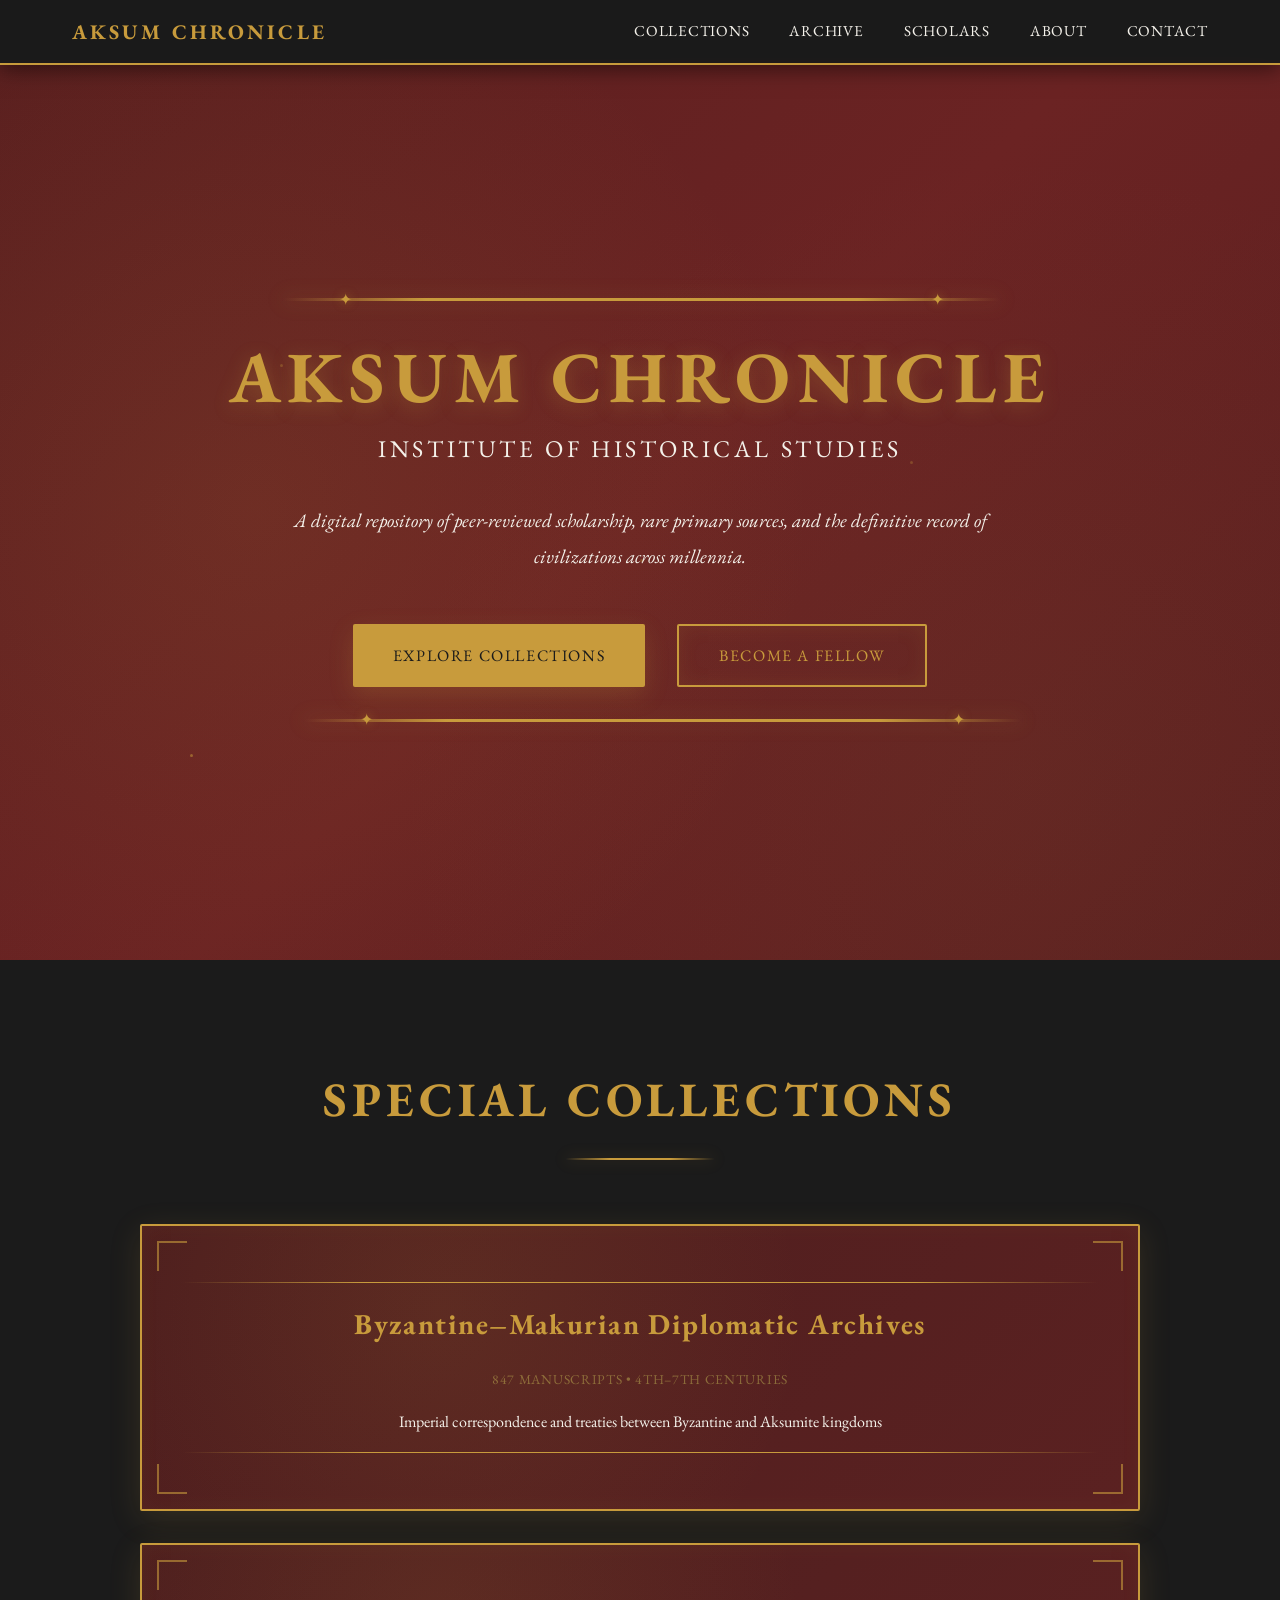
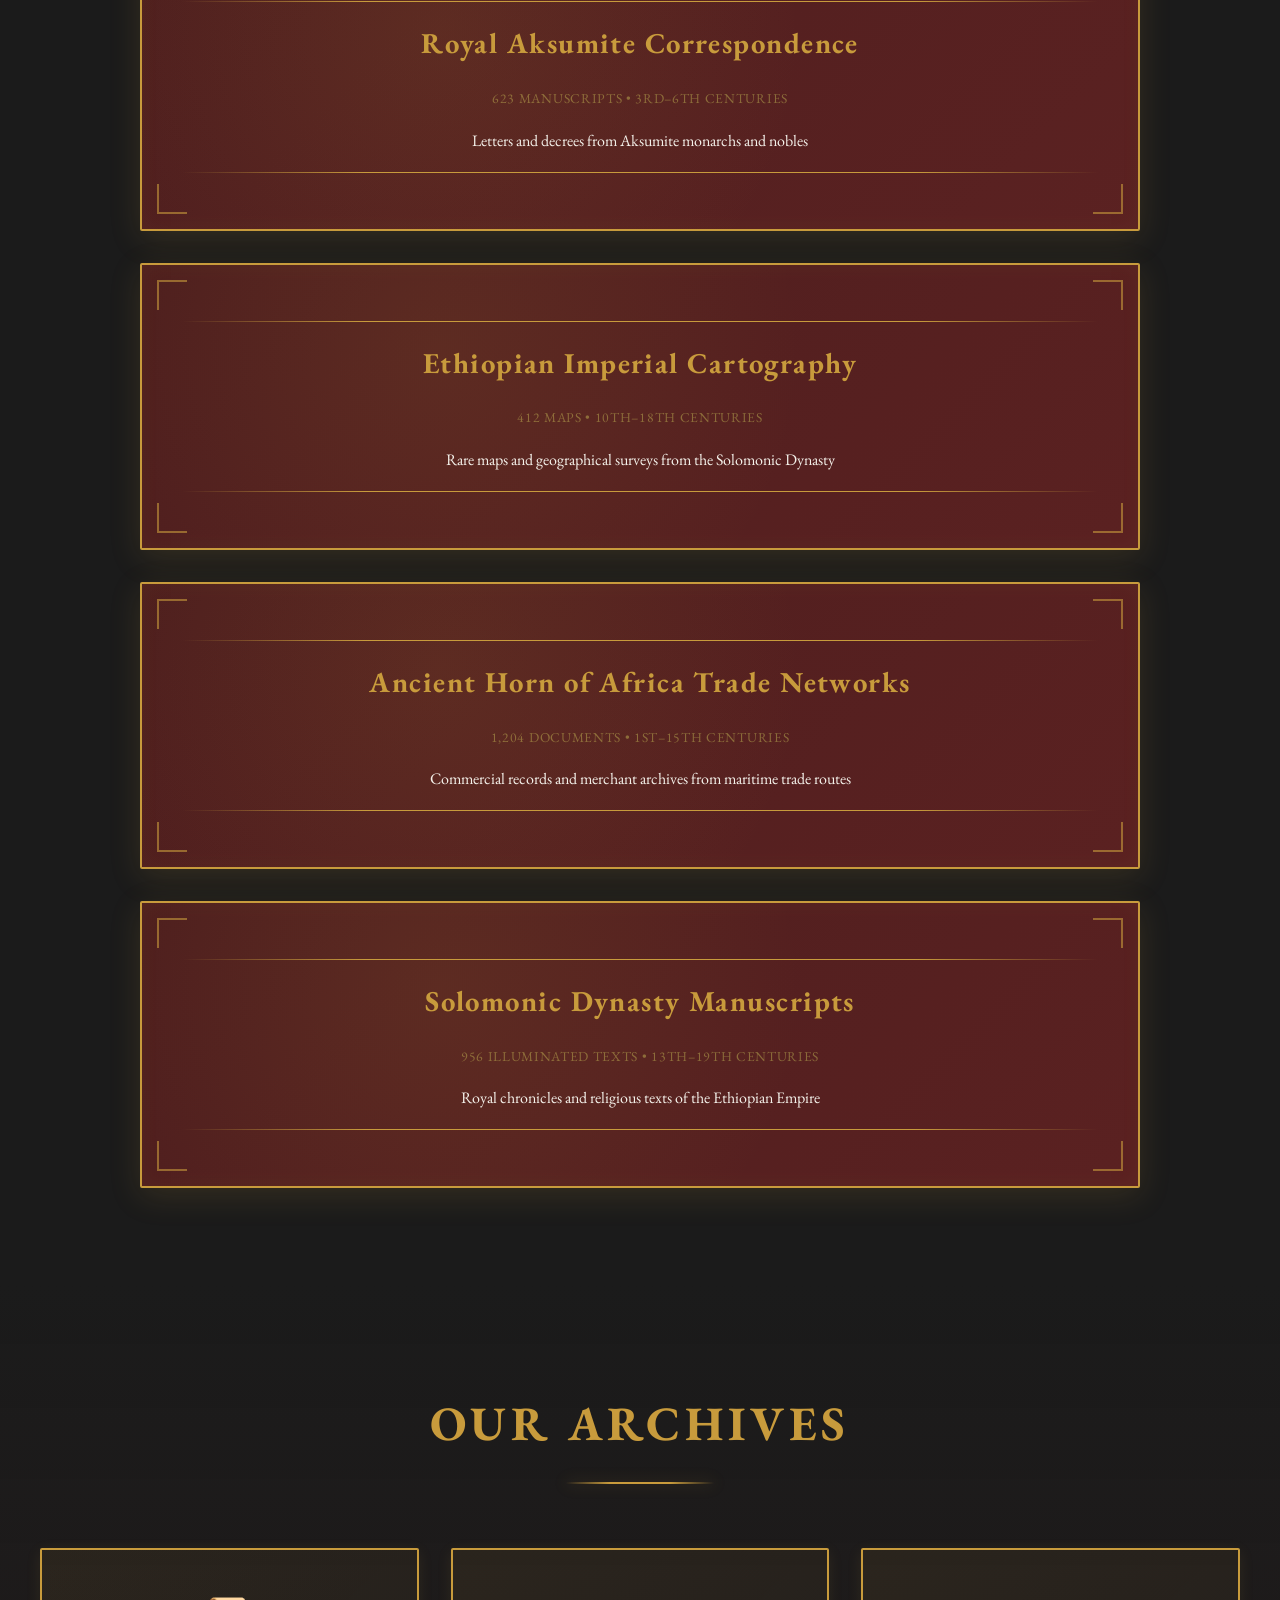
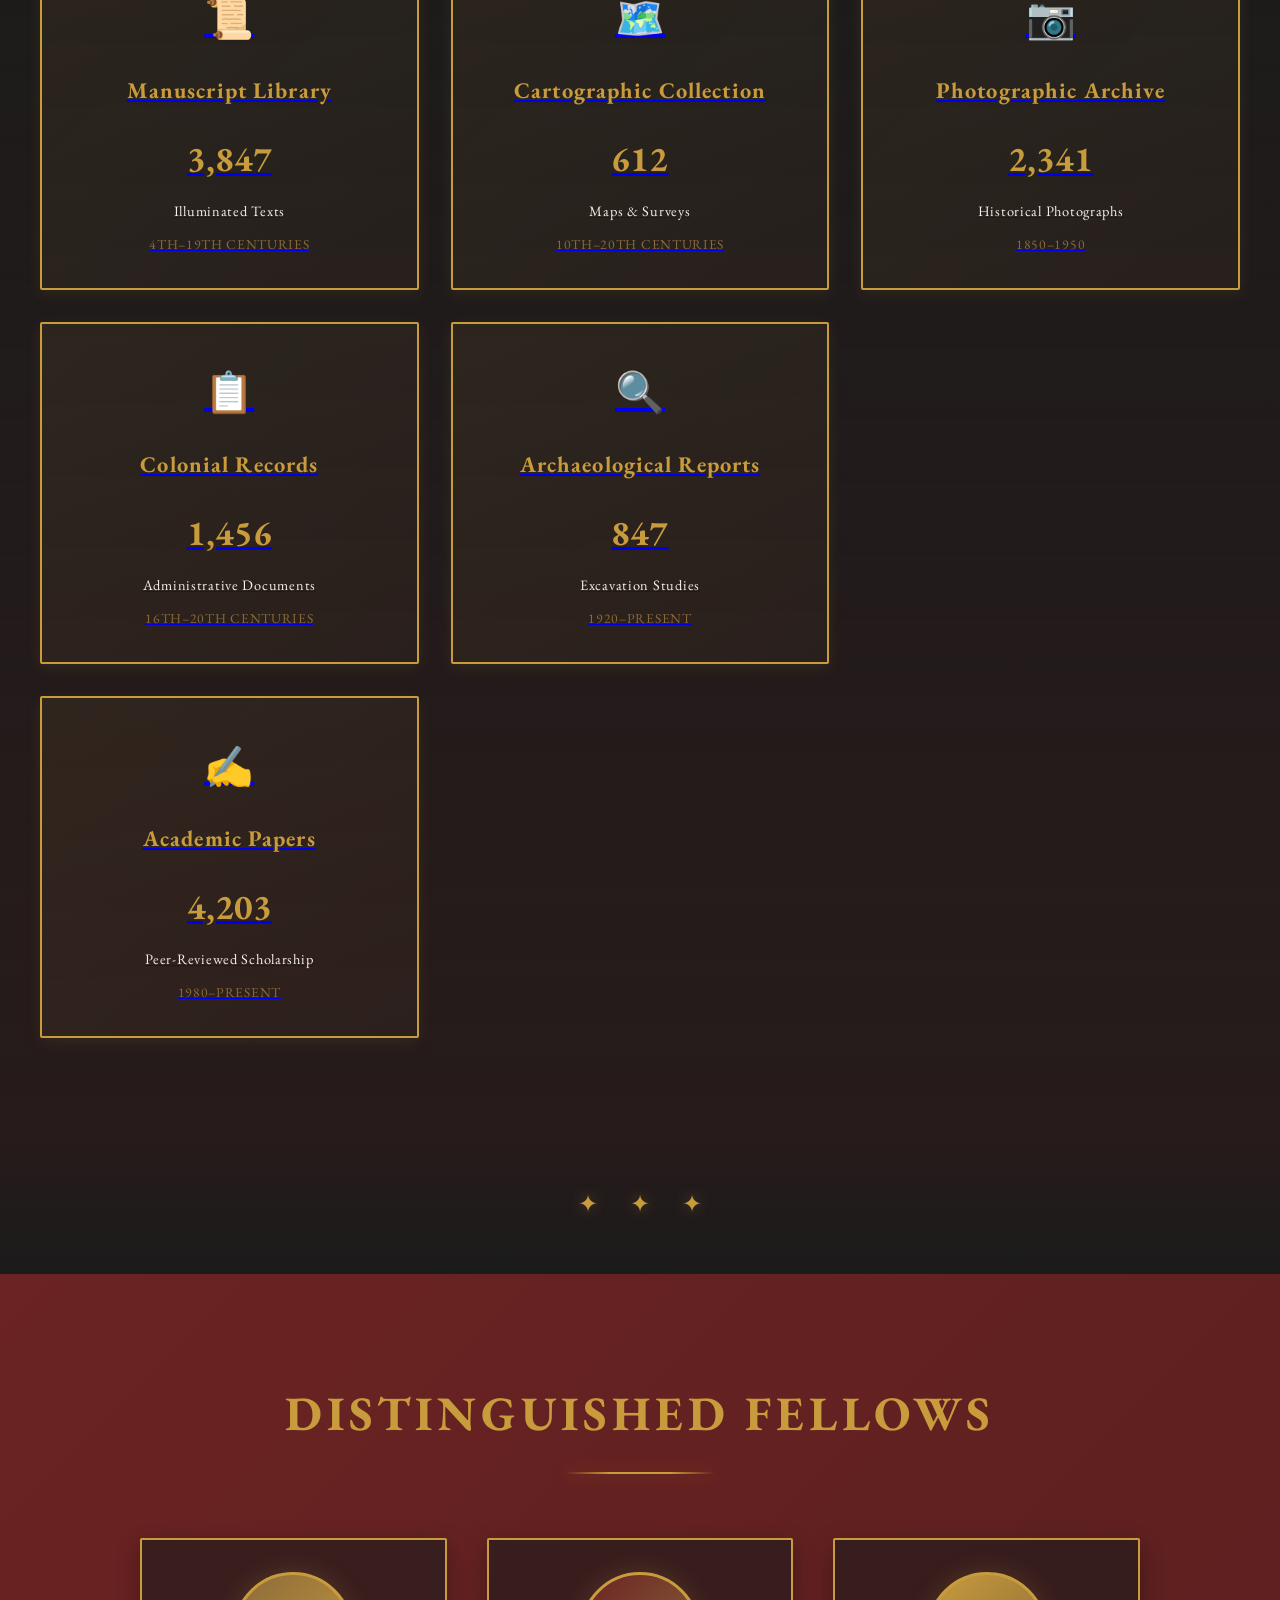
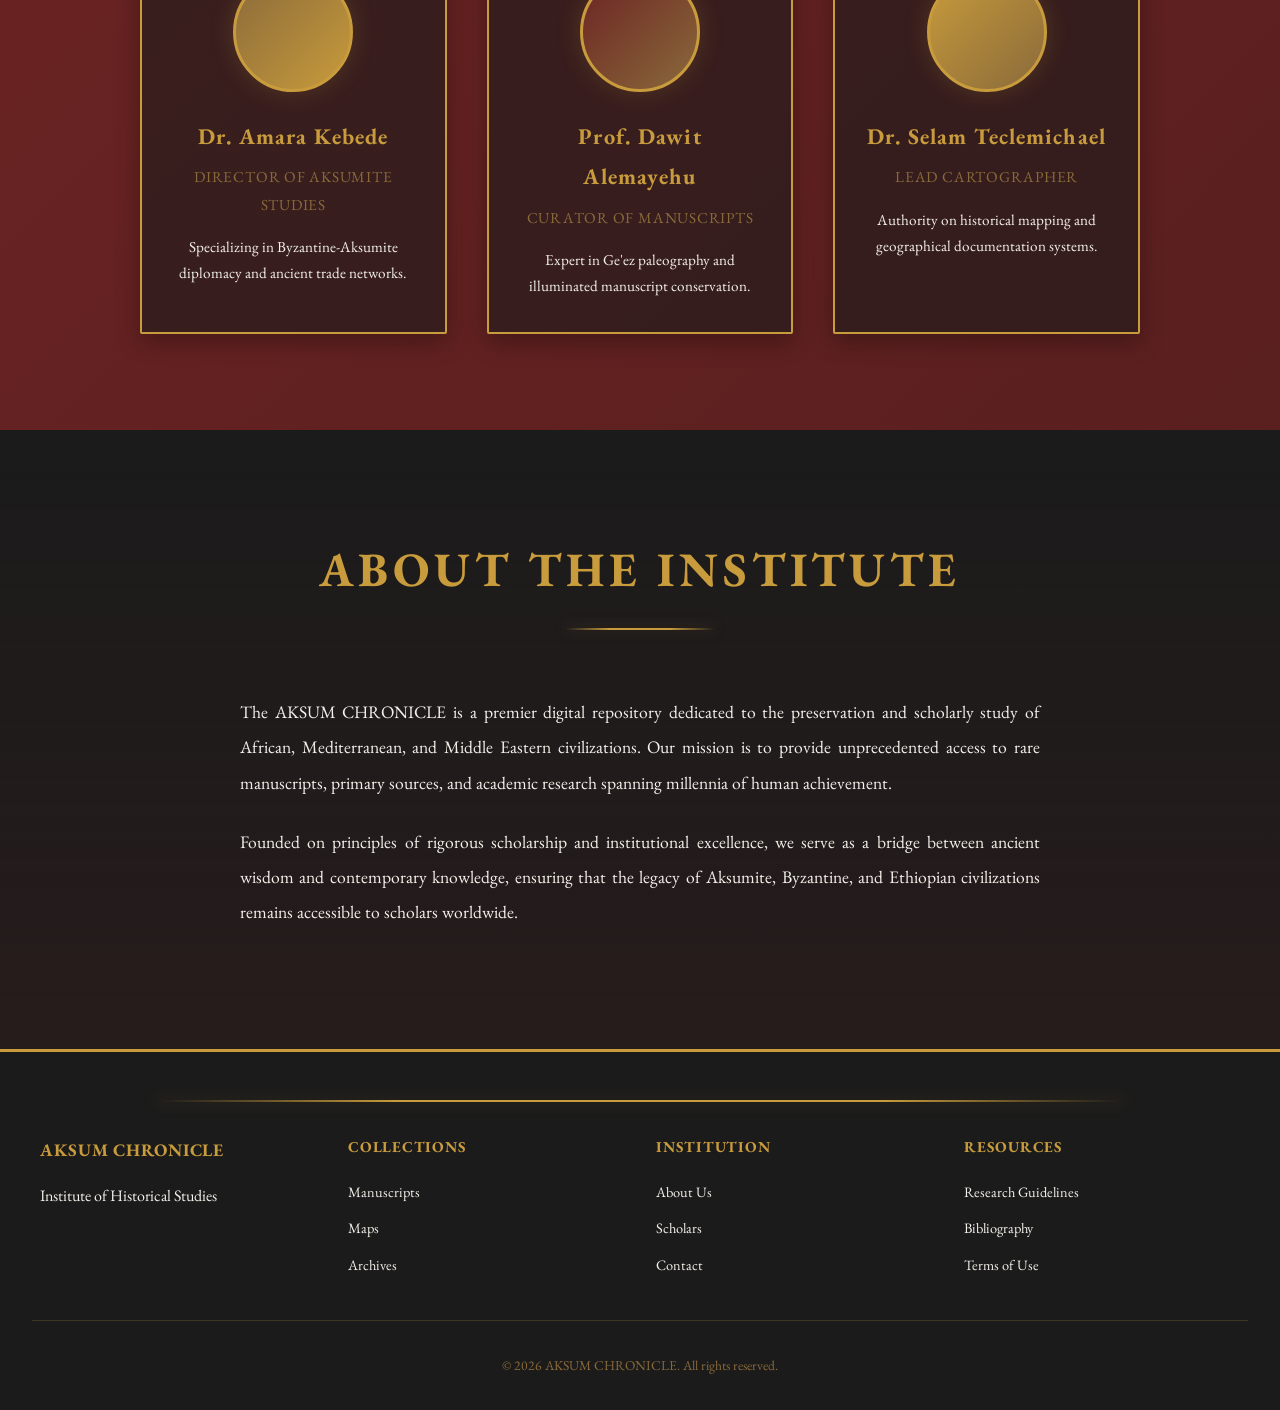
<file: index.html>
<!DOCTYPE html>
<html lang="en">
<head>
    <meta charset="UTF-8">
    <meta name="viewport" content="width=device-width, initial-scale=1.0">
    <title>AKSUM CHRONICLE - Institute of Historical Studies</title>
    <link rel="stylesheet" href="styles.css">
    <link href="https://fonts.googleapis.com/css2?family=Crimson+Text:ital@0;1&family=Trajan+Pro&family=EB+Garamond:wght@400;500;600;700&display=swap" rel="stylesheet">
</head>
<body>
    <!-- NAVIGATION -->
    <nav class="navbar">
        <div class="nav-container">
            <div class="nav-logo">AKSUM CHRONICLE</div>
            <ul class="nav-menu">
                <li><a href="#collections">Collections</a></li>
                <li><a href="#archive">Archive</a></li>
                <li><a href="#scholars">Scholars</a></li>
                <li><a href="#about">About</a></li>
                <li><a href="#contact">Contact</a></li>
            </ul>
        </div>
    </nav>

    <!-- HERO SECTION -->
    <section class="hero">
        <div class="hero-bg-texture"></div>
        <div class="hero-content">
            <!-- Top Ornamental Divider -->
            <div class="ornamental-divider top"></div>
            
            <div class="hero-text">
                <h1 class="hero-title">AKSUM CHRONICLE</h1>
                <p class="hero-subtitle">Institute of Historical Studies</p>
                
                <p class="hero-description">
                    A digital repository of peer-reviewed scholarship, rare primary sources, and the definitive record of civilizations across millennia.
                </p>

                <div class="hero-buttons">
                        <button class="btn btn-primary">Explore Collections</button>
                        <button class="btn btn-secondary">Become a Fellow</button>
                </div>
            </div>

            <!-- Bottom Ornamental Divider -->
            <div class="ornamental-divider bottom"></div>

            <!-- Floating dust particles -->
            <div class="dust-particle"></div>
            <div class="dust-particle"></div>
            <div class="dust-particle"></div>
            <div class="dust-particle"></div>
            <div class="dust-particle"></div>
        </div>
    </section>

    <!-- SPECIAL COLLECTIONS SECTION -->
    <section class="special-collections" id="collections">
        <div class="section-header">
            <h2>Special Collections</h2>
            <div class="header-divider"></div>
        </div>

        <div class="featured-cards">
            <!-- Card 1 -->
            <div class="featured-card">
                <div class="card-ornament top-left"></div>
                <div class="card-ornament top-right"></div>
                <div class="card-ornament bottom-left"></div>
                <div class="card-ornament bottom-right"></div>
                
                <div class="card-divider"></div>
                <h3>Byzantine–Makurian Diplomatic Archives</h3>
                <p class="card-metadata">847 manuscripts • 4th–7th centuries</p>
                <p class="card-description">Imperial correspondence and treaties between Byzantine and Aksumite kingdoms</p>
                <div class="card-divider"></div>
            </div>

            <!-- Card 2 -->
            <div class="featured-card">
                <div class="card-ornament top-left"></div>
                <div class="card-ornament top-right"></div>
                <div class="card-ornament bottom-left"></div>
                <div class="card-ornament bottom-right"></div>
                
                <div class="card-divider"></div>
                <h3>Royal Aksumite Correspondence</h3>
                <p class="card-metadata">623 manuscripts • 3rd–6th centuries</p>
                <p class="card-description">Letters and decrees from Aksumite monarchs and nobles</p>
                <div class="card-divider"></div>
            </div>

            <!-- Card 3 -->
            <div class="featured-card">
                <div class="card-ornament top-left"></div>
                <div class="card-ornament top-right"></div>
                <div class="card-ornament bottom-left"></div>
                <div class="card-ornament bottom-right"></div>
                
                <div class="card-divider"></div>
                <h3>Ethiopian Imperial Cartography</h3>
                <p class="card-metadata">412 maps • 10th–18th centuries</p>
                <p class="card-description">Rare maps and geographical surveys from the Solomonic Dynasty</p>
                <div class="card-divider"></div>
            </div>

            <!-- Card 4 -->
            <div class="featured-card">
                <div class="card-ornament top-left"></div>
                <div class="card-ornament top-right"></div>
                <div class="card-ornament bottom-left"></div>
                <div class="card-ornament bottom-right"></div>
                
                <div class="card-divider"></div>
                <h3>Ancient Horn of Africa Trade Networks</h3>
                <p class="card-metadata">1,204 documents • 1st–15th centuries</p>
                <p class="card-description">Commercial records and merchant archives from maritime trade routes</p>
                <div class="card-divider"></div>
            </div>

            <!-- Card 5 -->
            <div class="featured-card">
                <div class="card-ornament top-left"></div>
                <div class="card-ornament top-right"></div>
                <div class="card-ornament bottom-left"></div>
                <div class="card-ornament bottom-right"></div>
                
                <div class="card-divider"></div>
                <h3>Solomonic Dynasty Manuscripts</h3>
                <p class="card-metadata">956 illuminated texts • 13th–19th centuries</p>
                <p class="card-description">Royal chronicles and religious texts of the Ethiopian Empire</p>
                <div class="card-divider"></div>
            </div>
        </div>
    </section>

    <!-- COLLECTION GRID SECTION -->
    <section class="archive-grid" id="archive">
        <div class="section-header">
            <h2>Our Archives</h2>
            <div class="header-divider"></div>
        </div>

        <div class="grid-container">
            <!-- Archive Card 1 -->
            <a href= "manuscript.html" target="_blank" rel="noopener noreferrer">
            <div class="archive-card">
                <div class="archive-icon">📜</div>
                <h3>Manuscript Library</h3>
                <p class="archive-count">3,847</p>
                <p class="archive-label">Illuminated Texts</p>
                <div class="archive-date-range">4th–19th Centuries</div>
            </div>
            </a>
            <!-- Archive Card 2 -->
            <a href= "cartographic.html" target="_blank" rel="noopener noreferrer">
            <div class="archive-card">
                <div class="archive-icon">🗺️</div>
                <h3>Cartographic Collection</h3>
                <p class="archive-count">612</p>
                <p class="archive-label">Maps & Surveys</p>
                <div class="archive-date-range">10th–20th Centuries</div>
            </div>
            </a>
            <!-- Archive Card 3 -->
            <a href= "photographic.html" target="_blank" rel="noopener noreferrer">
            <div class="archive-card">
                <div class="archive-icon">📷</div>
                <h3>Photographic Archive</h3>
                <p class="archive-count">2,341</p>
                <p class="archive-label">Historical Photographs</p>
                <div class="archive-date-range">1850–1950</div>
            </div>
            </a>
            <!-- Archive Card 4 -->
            <a href= "colonialrecords.html" target="_blank" rel="noopener noreferrer">
            <div class="archive-card">
                <div class="archive-icon">📋</div>
                <h3>Colonial Records</h3>
                <p class="archive-count">1,456</p>
                <p class="archive-label">Administrative Documents</p>
                <div class="archive-date-range">16th–20th Centuries</div>
            </div>
            </a>
            <!-- Archive Card 5 -->
            <a href= "archeologicalreports.html" target="_blank" rel="noopener noreferrer">
            <div class="archive-card">
                <div class="archive-icon">🔍</div>
                <h3>Archaeological Reports</h3>
                <p class="archive-count">847</p>
                <p class="archive-label">Excavation Studies</p>
                <div class="archive-date-range">1920–Present</div>
            </div>
            </a>
            <!-- Archive Card 6 -->
            <a href= "academicpapers.html" target="_blank" rel="noopener noreferrer">
            <div class="archive-card">
                <div class="archive-icon">✍️</div>
                <h3>Academic Papers</h3>
                <p class="archive-count">4,203</p>
                <p class="archive-label">Peer-Reviewed Scholarship</p>
                <div class="archive-date-range">1980–Present</div>
            </a>
            </div>
        </a>
        </div>
    </section>

    <!-- DECORATIVE SEPARATOR -->
    <section class="separator-section">
        <div class="ornamental-separator">
            <span class="separator-symbol">✦</span>
            <span class="separator-symbol">✦</span>
            <span class="separator-symbol">✦</span>
        </div>
    </section>

    <!-- FEATURED SCHOLARS SECTION -->
    <section class="scholars-section" id="scholars">
        <div class="section-header">
            <h2>Distinguished Fellows</h2>
            <div class="header-divider"></div>
        </div>

        <div class="scholars-grid">
            <div class="scholar-card">
                <div class="scholar-image" style="background: linear-gradient(135deg, #8a6a3a, #c89b3c);"></div>
                <h3>Dr. Amara Kebede</h3>
                <p class="scholar-title">Director of Aksumite Studies</p>
                <p class="scholar-bio">Specializing in Byzantine-Aksumite diplomacy and ancient trade networks.</p>
            </div>

            <div class="scholar-card">
                <div class="scholar-image" style="background: linear-gradient(135deg, #6b2323, #8a6a3a);"></div>
                <h3>Prof. Dawit Alemayehu</h3>
                <p class="scholar-title">Curator of Manuscripts</p>
                <p class="scholar-bio">Expert in Ge'ez paleography and illuminated manuscript conservation.</p>
            </div>

            <div class="scholar-card">
                <div class="scholar-image" style="background: linear-gradient(135deg, #c89b3c, #8a6a3a);"></div>
                <h3>Dr. Selam Teclemichael</h3>
                <p class="scholar-title">Lead Cartographer</p>
                <p class="scholar-bio">Authority on historical mapping and geographical documentation systems.</p>
            </div>
        </div>
    </section>

    <!-- ABOUT SECTION -->
    <section class="about-section" id="about">
        <div class="section-header">
            <h2>About the Institute</h2>
            <div class="header-divider"></div>
        </div>

        <div class="about-content">
            <p class="about-text">
                The AKSUM CHRONICLE is a premier digital repository dedicated to the preservation and scholarly study of African, Mediterranean, and Middle Eastern civilizations. Our mission is to provide unprecedented access to rare manuscripts, primary sources, and academic research spanning millennia of human achievement.
            </p>
            <p class="about-text">
                Founded on principles of rigorous scholarship and institutional excellence, we serve as a bridge between ancient wisdom and contemporary knowledge, ensuring that the legacy of Aksumite, Byzantine, and Ethiopian civilizations remains accessible to scholars worldwide.
            </p>
        </div>
    </section>

    <!-- FOOTER -->
    <footer class="footer">
        <div class="footer-divider"></div>
        <div class="footer-content">
            <div class="footer-section">
                <h4>AKSUM CHRONICLE</h4>
                <p>Institute of Historical Studies</p>
            </div>
            <div class="footer-section">
                <h5>Collections</h5>
                <ul>
                    <li><a href="#">Manuscripts</a></li>
                    <li><a href="#">Maps</a></li>
                    <li><a href="#">Archives</a></li>
                </ul>
            </div>
            <div class="footer-section">
                <h5>Institution</h5>
                <ul>
                    <li><a href="#">About Us</a></li>
                    <li><a href="#">Scholars</a></li>
                    <li><a href="#">Contact</a></li>
                </ul>
            </div>
            <div class="footer-section">
                <h5>Resources</h5>
                <ul>
                    <li><a href="#">Research Guidelines</a></li>
                    <li><a href="#">Bibliography</a></li>
                    <li><a href="#">Terms of Use</a></li>
                </ul>
            </div>
        </div>
        <div class="footer-bottom">
            <p>&copy; 2026 AKSUM CHRONICLE. All rights reserved.</p>
        </div>
    </footer>

    <script src="script.js"></script>
</body>
</html>
</file>
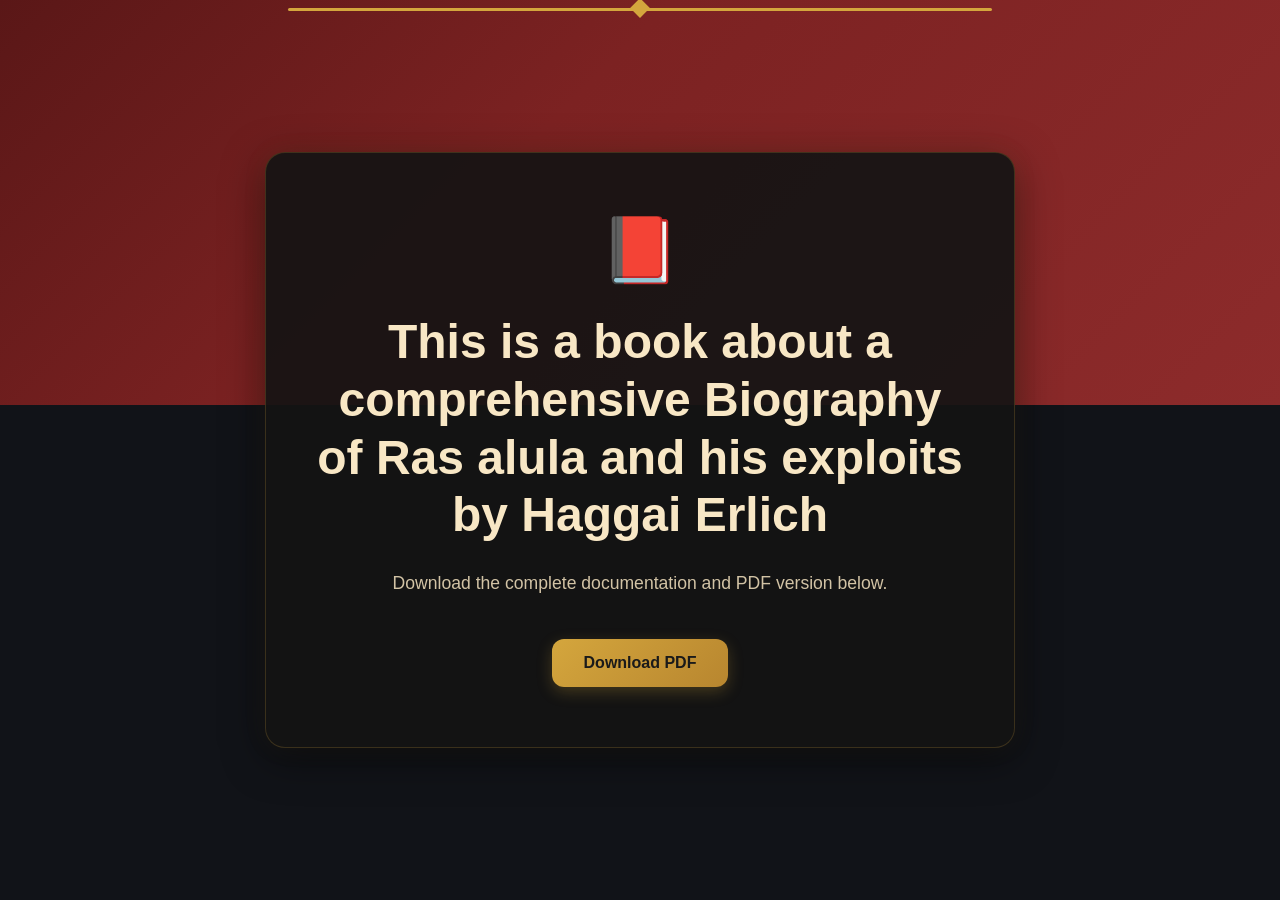
<file: academicpapers.html>
<!--
<!DOCTYPE html>
<html lang="en">
<head>
    <meta charset="UTF-8">
    <meta name="viewport" content="width=device-width, initial-scale=1.0">
    <title>My Blank Page</title>
</head>
<body>
    <h1> This is a book about __ by __</h1>
    <p>You can get the full documentation by clicking here to 
   <a href="documents/10672713.pdf" download="10672713.pdf">download the PDF file</a>.
</p>
</body>
</html>
>

<!DOCTYPE html>
<html lang="en">
<head>
  <meta charset="UTF-8" />
  <meta name="viewport" content="width=device-width, initial-scale=1.0" />
  <title>Book Landing Page</title>

  <!-- Google Font -->
<!DOCTYPE html>
<html lang="en">
<head>
  <meta charset="UTF-8" />
  <meta name="viewport" content="width=device-width, initial-scale=1.0"/>
  <title>Book Landing Page</title>

  <style>
    * {
      margin: 0;
      padding: 0;
      box-sizing: border-box;
    }

    body {
      font-family: Arial, sans-serif;
      min-height: 100vh;
      background: #111318;
      color: #f5e6c8;
      display: flex;
      justify-content: center;
      align-items: center;
      overflow: hidden;
      position: relative;
    }

    /* Top red gradient background */
    .top-bg {
      position: absolute;
      top: 0;
      left: 0;
      width: 100%;
      height: 45%;
      background:
        linear-gradient(
          135deg,
          #5a1717 0%,
          #7c2222 40%,
          #8d2b2b 100%
        );
      z-index: 0;
    }

    /* Gold top line */
    .top-line {
      position: absolute;
      top: 8px;
      left: 50%;
      transform: translateX(-50%);
      width: 55%;
      height: 3px;
      background: #d4a63d;
      border-radius: 20px;
      z-index: 1;
    }

    /* Gold diamond */
    .diamond {
      position: absolute;
      top: 1px;
      left: 50%;
      transform: translateX(-50%) rotate(45deg);
      width: 14px;
      height: 14px;
      background: #d4a63d;
      z-index: 2;
    }

    .container {
      position: relative;
      z-index: 3;

      width: 90%;
      max-width: 750px;

      background: rgba(20, 20, 20, 0.92);

      border: 1px solid rgba(212, 166, 61, 0.2);

      border-radius: 20px;

      padding: 60px 50px;

      text-align: center;

      box-shadow:
        0 10px 40px rgba(0,0,0,0.5),
        0 0 25px rgba(212,166,61,0.08);
    }

    .icon {
      font-size: 64px;
      margin-bottom: 25px;
    }

    h1 {
      font-size: 3rem;
      margin-bottom: 25px;
      line-height: 1.2;
      color: #f8e7c5;
    }

    .highlight {
      color: #d4a63d;
    }

    p {
      color: #d2c3a5;
      font-size: 1.1rem;
      line-height: 1.7;
      margin-bottom: 40px;
    }

    .btn {
      display: inline-block;
      padding: 15px 32px;

      background: linear-gradient(
        135deg,
        #d4a63d,
        #b8862f
      );

      color: #1a1a1a;
      text-decoration: none;
      font-weight: bold;

      border-radius: 12px;

      transition: all 0.3s ease;

      box-shadow:
        0 5px 15px rgba(212,166,61,0.25);
    }

    .btn:hover {
      transform: translateY(-3px);
      box-shadow:
        0 8px 20px rgba(212,166,61,0.4);
    }

    @media (max-width: 700px) {
      h1 {
        font-size: 2rem;
      }

      .container {
        padding: 40px 25px;
      }

      p {
        font-size: 1rem;
      }
    }

  </style>
</head>

<body>

  <div class="top-bg"></div>
  <div class="top-line"></div>
  <div class="diamond"></div>

  <div class="container">

    <div class="icon">📕</div>

    <h1>
      This is a book about a comprehensive Biography of Ras alula and his exploits
      <span class="highlight"></span>
      by Haggai Erlich
      <span class="highlight"></span>
    </h1>

    <p>
      Download the complete documentation and PDF version below.
    </p>

    <a
      class="btn"
      href="./documents/10672713.pdf"
      download
    >
      Download PDF
    </a>

  </div>

</body>
</html>
</file>
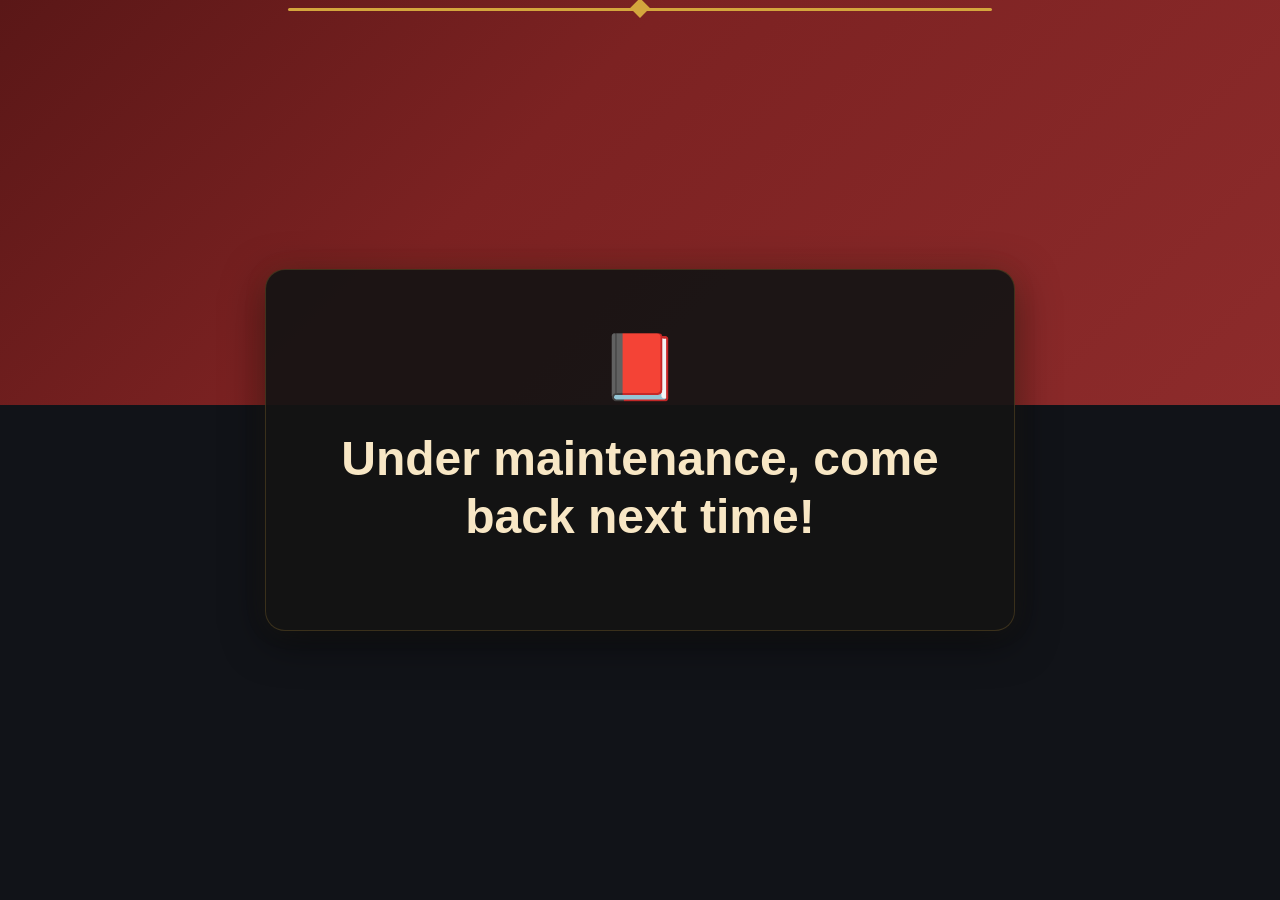
<file: archeologicalreports.html>
<!DOCTYPE html>
<html lang="en">
<head>
  <meta charset="UTF-8" />
  <meta name="viewport" content="width=device-width, initial-scale=1.0"/>
  <title>Book Landing Page</title>

  <style>
    * {
      margin: 0;
      padding: 0;
      box-sizing: border-box;
    }

    body {
      font-family: Arial, sans-serif;
      min-height: 100vh;
      background: #111318;
      color: #f5e6c8;
      display: flex;
      justify-content: center;
      align-items: center;
      overflow: hidden;
      position: relative;
    }

    /* Top red gradient background */
    .top-bg {
      position: absolute;
      top: 0;
      left: 0;
      width: 100%;
      height: 45%;
      background:
        linear-gradient(
          135deg,
          #5a1717 0%,
          #7c2222 40%,
          #8d2b2b 100%
        );
      z-index: 0;
    }

    /* Gold top line */
    .top-line {
      position: absolute;
      top: 8px;
      left: 50%;
      transform: translateX(-50%);
      width: 55%;
      height: 3px;
      background: #d4a63d;
      border-radius: 20px;
      z-index: 1;
    }

    /* Gold diamond */
    .diamond {
      position: absolute;
      top: 1px;
      left: 50%;
      transform: translateX(-50%) rotate(45deg);
      width: 14px;
      height: 14px;
      background: #d4a63d;
      z-index: 2;
    }

    .container {
      position: relative;
      z-index: 3;

      width: 90%;
      max-width: 750px;

      background: rgba(20, 20, 20, 0.92);

      border: 1px solid rgba(212, 166, 61, 0.2);

      border-radius: 20px;

      padding: 60px 50px;

      text-align: center;

      box-shadow:
        0 10px 40px rgba(0,0,0,0.5),
        0 0 25px rgba(212,166,61,0.08);
    }

    .icon {
      font-size: 64px;
      margin-bottom: 25px;
    }

    h1 {
      font-size: 3rem;
      margin-bottom: 25px;
      line-height: 1.2;
      color: #f8e7c5;
    }

    .highlight {
      color: #d4a63d;
    }

    p {
      color: #d2c3a5;
      font-size: 1.1rem;
      line-height: 1.7;
      margin-bottom: 40px;
    }

    .btn {
      display: inline-block;
      padding: 15px 32px;

      background: linear-gradient(
        135deg,
        #d4a63d,
        #b8862f
      );

      color: #1a1a1a;
      text-decoration: none;
      font-weight: bold;

      border-radius: 12px;

      transition: all 0.3s ease;

      box-shadow:
        0 5px 15px rgba(212,166,61,0.25);
    }

    .btn:hover {
      transform: translateY(-3px);
      box-shadow:
        0 8px 20px rgba(212,166,61,0.4);
    }

    @media (max-width: 700px) {
      h1 {
        font-size: 2rem;
      }

      .container {
        padding: 40px 25px;
      }

      p {
        font-size: 1rem;
      }
    }

  </style>
</head>

<body>

  <div class="top-bg"></div>
  <div class="top-line"></div>
  <div class="diamond"></div>

  <div class="container">

    <div class="icon">📕</div>

    <h1>
    Under maintenance, come back next time!
      <span class="highlight"></span>
      
      <span class="highlight"></span>
    </h1>
<!--
    <p>
      Download the complete documentation and PDF version below. >
    </p>

    <a
      class="btn"
     href="./documents/10672713.pdf" 
      download
    >
      Download PDF
    </a>

  </div>
-->
</body>
</html>
</file>
<file: styles.css>
:root {
    --dark-crimson: #5a1f1f;
    --burgundy: #6b2323;
    --gold: #c89b3c;
    --soft-ivory: #f4f1ea;
    --charcoal: #1b1b1b;
    --bronze: #8a6a3a;
    --dark-gold: #a67c52;
}

* {
    margin: 0;
    padding: 0;
    box-sizing: border-box;
}

html {
    scroll-behavior: smooth;
}

body {
    font-family: 'EB Garamond', 'Crimson Text', serif;
    background-color: var(--charcoal);
    color: var(--soft-ivory);
    line-height: 1.8;
    position: relative;
}

/* ============= NAVIGATION ============= */
.navbar {
    position: fixed;
    top: 0;
    width: 100%;
    background: rgba(27, 27, 27, 0.95);
    backdrop-filter: blur(10px);
    border-bottom: 2px solid var(--gold);
    z-index: 1000;
    padding: 0.8rem 0;
    box-shadow: 0 4px 20px rgba(0, 0, 0, 0.5);
}

.nav-container {
    max-width: 1200px;
    margin: 0 auto;
    display: flex;
    justify-content: space-between;
    align-items: center;
    padding: 0 2rem;
}

.nav-logo {
    font-size: 1.3rem;
    font-weight: 700;
    letter-spacing: 0.15em;
    color: var(--gold);
    text-transform: uppercase;
    font-family: 'EB Garamond', serif;
}

.nav-menu {
    display: flex;
    list-style: none;
    gap: 2.5rem;
}

.nav-menu a {
    color: var(--soft-ivory);
    text-decoration: none;
    font-size: 0.95rem;
    letter-spacing: 0.05em;
    position: relative;
    transition: color 0.3s ease;
    text-transform: uppercase;
}

.nav-menu a::after {
    content: '';
    position: absolute;
    bottom: -4px;
    left: 0;
    width: 0;
    height: 2px;
    background: var(--gold);
    transition: width 0.3s ease;
}

.nav-menu a:hover {
    color: var(--gold);
}

.nav-menu a:hover::after {
    width: 100%;
}

/* ============= HERO SECTION ============= */
.hero {
    min-height: 100vh;
    display: flex;
    align-items: center;
    justify-content: center;
    background: linear-gradient(135deg, var(--dark-crimson) 0%, var(--burgundy) 50%, var(--dark-crimson) 100%);
    position: relative;
    overflow: hidden;
    margin-top: 60px;
    padding: 2rem;
}

.hero-bg-texture {
    position: absolute;
    top: 0;
    left: 0;
    width: 100%;
    height: 100%;
    background: 
        radial-gradient(circle at 20% 50%, rgba(200, 155, 60, 0.1) 0%, transparent 50%),
        radial-gradient(circle at 80% 80%, rgba(139, 106, 58, 0.1) 0%, transparent 50%);
    pointer-events: none;
}

.hero-content {
    position: relative;
    z-index: 2;
    text-align: center;
    max-width: 900px;
    width: 100%;
}

.ornamental-divider {
    width: 80%;
    height: 3px;
    background: linear-gradient(
        to right,
        transparent,
        var(--gold) 20%,
        var(--gold) 80%,
        transparent
    );
    margin: 2rem auto;
    position: relative;
    box-shadow: 0 0 20px rgba(200, 155, 60, 0.3);
}

.ornamental-divider::before,
.ornamental-divider::after {
    content: '✦';
    position: absolute;
    top: 50%;
    transform: translateY(-50%);
    color: var(--gold);
    font-size: 1rem;
    text-shadow: 0 0 10px rgba(200, 155, 60, 0.5);
}

.ornamental-divider::before {
    left: 8%;
}

.ornamental-divider::after {
    right: 8%;
}

.hero-text {
    animation: fadeInUp 1s ease-out;
}

.hero-title {
    font-size: 4.5rem;
    font-weight: 700;
    letter-spacing: 0.1em;
    margin: 1rem 0 0.5rem 0;
    color: var(--gold);
    text-shadow: 0 4px 20px rgba(200, 155, 60, 0.3);
    line-height: 1.2;
}

.hero-subtitle {
    font-size: 1.5rem;
    letter-spacing: 0.15em;
    color: var(--soft-ivory);
    font-weight: 300;
    text-transform: uppercase;
    margin-bottom: 2rem;
}

.hero-description {
    font-size: 1.2rem;
    color: var(--soft-ivory);
    margin: 2rem 0;
    max-width: 700px;
    margin-left: auto;
    margin-right: auto;
    line-height: 1.9;
    font-style: italic;
}

.hero-buttons {
    display: flex;
    gap: 2rem;
    justify-content: center;
    margin-top: 3rem;
    flex-wrap: wrap;
}

.btn {
    padding: 1.2rem 2.5rem;
    font-size: 1rem;
    letter-spacing: 0.1em;
    text-transform: uppercase;
    border: none;
    cursor: pointer;
    transition: all 0.4s ease;
    font-family: 'EB Garamond', serif;
    border-radius: 2px;
}

.btn-primary {
    background: var(--gold);
    color: var(--charcoal);
    box-shadow: 0 8px 25px rgba(200, 155, 60, 0.2);
}

.btn-primary:hover {
    background: #d4a850;
    box-shadow: 0 12px 35px rgba(200, 155, 60, 0.4);
    transform: translateY(-2px);
}

.btn-secondary {
    background: transparent;
    color: var(--gold);
    border: 2px solid var(--gold);
    box-shadow: inset 0 0 20px rgba(200, 155, 60, 0.1);
}

.btn-secondary:hover {
    background: var(--gold);
    color: var(--charcoal);
    box-shadow: 0 8px 25px rgba(200, 155, 60, 0.3);
    transform: translateY(-2px);
}

/* Floating dust particles */
.dust-particle {
    position: absolute;
    width: 3px;
    height: 3px;
    background: rgba(200, 155, 60, 0.3);
    border-radius: 50%;
    animation: float 15s infinite ease-in-out;
}

.dust-particle:nth-child(6) {
    left: 10%;
    top: 20%;
    animation-delay: 0s;
}

.dust-particle:nth-child(7) {
    left: 80%;
    top: 40%;
    animation-delay: 2s;
}

.dust-particle:nth-child(8) {
    left: 50%;
    top: 60%;
    animation-delay: 4s;
}

.dust-particle:nth-child(9) {
    left: 30%;
    top: 70%;
    animation-delay: 6s;
}

.dust-particle:nth-child(10) {
    left: 70%;
    top: 30%;
    animation-delay: 8s;
}

@keyframes float {
    0%, 100% {
        transform: translateY(0px) translateX(0px);
        opacity: 0;
    }
    25% {
        opacity: 0.3;
    }
    50% {
        opacity: 0.5;
        transform: translateY(-100px) translateX(50px);
    }
    75% {
        opacity: 0.3;
    }
}

/* ============= SPECIAL COLLECTIONS ============= */
.special-collections {
    background: var(--charcoal);
    padding: 6rem 2rem;
    position: relative;
}

.section-header {
    text-align: center;
    margin-bottom: 4rem;
}

.section-header h2 {
    font-size: 3rem;
    color: var(--gold);
    letter-spacing: 0.1em;
    margin-bottom: 1rem;
    text-transform: uppercase;
}

.header-divider {
    width: 150px;
    height: 2px;
    background: linear-gradient(
        to right,
        transparent,
        var(--gold) 30%,
        var(--gold) 70%,
        transparent
    );
    margin: 0 auto;
    box-shadow: 0 0 15px rgba(200, 155, 60, 0.3);
}

.featured-cards {
    display: grid;
    grid-template-columns: 1fr;
    gap: 2rem;
    max-width: 1000px;
    margin: 0 auto;
}

.featured-card {
    background: linear-gradient(135deg, rgba(90, 31, 31, 0.8) 0%, rgba(107, 35, 35, 0.8) 100%);
    border: 2px solid var(--gold);
    padding: 2.5rem;
    position: relative;
    box-shadow: 
        0 8px 32px rgba(200, 155, 60, 0.15),
        inset 0 0 20px rgba(200, 155, 60, 0.05);
    border-radius: 2px;
    transition: all 0.4s ease;
    overflow: hidden;
}

.featured-card::before {
    content: '';
    position: absolute;
    top: 0;
    left: 0;
    right: 0;
    bottom: 0;
    background: radial-gradient(circle at 30% 30%, rgba(200, 155, 60, 0.1) 0%, transparent 50%);
    pointer-events: none;
}

.featured-card:hover {
    transform: translateY(-8px);
    box-shadow: 
        0 16px 48px rgba(200, 155, 60, 0.25),
        inset 0 0 30px rgba(200, 155, 60, 0.08);
    border-color: #d4a850;
}

.card-ornament {
    position: absolute;
    width: 30px;
    height: 30px;
    border: 2px solid var(--gold);
    opacity: 0.6;
}

.card-ornament.top-left {
    top: 15px;
    left: 15px;
    border-right: none;
    border-bottom: none;
}

.card-ornament.top-right {
    top: 15px;
    right: 15px;
    border-left: none;
    border-bottom: none;
}

.card-ornament.bottom-left {
    bottom: 15px;
    left: 15px;
    border-right: none;
    border-top: none;
}

.card-ornament.bottom-right {
    bottom: 15px;
    right: 15px;
    border-left: none;
    border-top: none;
}

.card-divider {
    width: 100%;
    height: 1px;
    background: linear-gradient(
        to right,
        transparent,
        var(--gold) 20%,
        var(--gold) 80%,
        transparent
    );
    margin: 1rem 0;
}

.featured-card h3 {
    font-size: 1.8rem;
    color: var(--gold);
    text-align: center;
    letter-spacing: 0.05em;
    margin: 1rem 0;
    position: relative;
    z-index: 1;
}

.card-metadata {
    text-align: center;
    font-size: 0.85rem;
    color: var(--bronze);
    letter-spacing: 0.05em;
    text-transform: uppercase;
    margin: 0.5rem 0;
}

.card-description {
    text-align: center;
    font-size: 1rem;
    color: var(--soft-ivory);
    margin: 1rem 0;
    position: relative;
    z-index: 1;
}

/* ============= ARCHIVE GRID ============= */
.archive-grid {
    background: linear-gradient(180deg, var(--charcoal) 0%, rgba(90, 31, 31, 0.2) 100%);
    padding: 6rem 2rem;
}

.grid-container {
    display: grid;
    grid-template-columns: repeat(auto-fit, minmax(280px, 1fr));
    gap: 2rem;
    max-width: 1200px;
    margin: 0 auto;
}

.archive-card {
    background: linear-gradient(135deg, rgba(200, 155, 60, 0.08) 0%, rgba(139, 106, 58, 0.06) 100%);
    border: 2px solid var(--gold);
    padding: 2rem;
    text-align: center;
    border-radius: 2px;
    position: relative;
    overflow: hidden;
    transition: all 0.4s ease;
    box-shadow: 0 4px 15px rgba(200, 155, 60, 0.1);
}

.archive-card::before {
    content: '';
    position: absolute;
    top: 0;
    left: -100%;
    width: 100%;
    height: 100%;
    background: linear-gradient(
        90deg,
        transparent,
        rgba(200, 155, 60, 0.1),
        transparent
    );
    transition: left 0.6s ease;
}

.archive-card:hover::before {
    left: 100%;
}

.archive-card:hover {
    transform: translateY(-5px) scale(1.02);
    box-shadow: 
        0 12px 30px rgba(200, 155, 60, 0.2),
        inset 0 0 20px rgba(200, 155, 60, 0.08);
    border-color: #d4a850;
}

.archive-icon {
    font-size: 2.5rem;
    margin-bottom: 1rem;
}

.archive-card h3 {
    font-size: 1.4rem;
    color: var(--gold);
    margin-bottom: 1rem;
    letter-spacing: 0.05em;
}

.archive-count {
    font-size: 2.2rem;
    color: var(--gold);
    font-weight: 700;
    margin: 0.5rem 0;
}

.archive-label {
    font-size: 0.9rem;
    color: var(--soft-ivory);
    letter-spacing: 0.05em;
    margin-bottom: 0.5rem;
}

.archive-date-range {
    font-size: 0.85rem;
    color: var(--bronze);
    text-transform: uppercase;
    letter-spacing: 0.05em;
}

/* ============= SEPARATOR SECTION ============= */
.separator-section {
    background: linear-gradient(180deg, rgba(90, 31, 31, 0.2) 0%, var(--charcoal) 100%);
    padding: 3rem 2rem;
    text-align: center;
}

.ornamental-separator {
    display: flex;
    justify-content: center;
    gap: 2rem;
    align-items: center;
}

.separator-symbol {
    font-size: 1.5rem;
    color: var(--gold);
    text-shadow: 0 0 15px rgba(200, 155, 60, 0.4);
    animation: pulse 2s ease-in-out infinite;
}

.separator-symbol:nth-child(2) {
    animation-delay: 0.2s;
}

.separator-symbol:nth-child(3) {
    animation-delay: 0.4s;
}

@keyframes pulse {
    0%, 100% {
        opacity: 0.6;
        transform: scale(1);
    }
    50% {
        opacity: 1;
        transform: scale(1.2);
    }
}

/* ============= SCHOLARS SECTION ============= */
.scholars-section {
    background: linear-gradient(135deg, var(--burgundy) 0%, var(--dark-crimson) 100%);
    padding: 6rem 2rem;
    position: relative;
}

.scholars-grid {
    display: grid;
    grid-template-columns: repeat(auto-fit, minmax(300px, 1fr));
    gap: 2.5rem;
    max-width: 1000px;
    margin: 0 auto;
}

.scholar-card {
    background: rgba(27, 27, 27, 0.6);
    border: 2px solid var(--gold);
    padding: 2rem;
    text-align: center;
    border-radius: 2px;
    transition: all 0.4s ease;
    box-shadow: 0 8px 25px rgba(0, 0, 0, 0.3);
}

.scholar-card:hover {
    transform: translateY(-8px);
    box-shadow: 0 12px 40px rgba(200, 155, 60, 0.2);
    border-color: #d4a850;
}

.scholar-image {
    width: 120px;
    height: 120px;
    border-radius: 50%;
    margin: 0 auto 1.5rem;
    box-shadow: 0 0 25px rgba(200, 155, 60, 0.2);
    border: 3px solid var(--gold);
}

.scholar-card h3 {
    font-size: 1.4rem;
    color: var(--gold);
    margin-bottom: 0.5rem;
    letter-spacing: 0.05em;
}

.scholar-title {
    font-size: 0.95rem;
    color: var(--bronze);
    letter-spacing: 0.05em;
    text-transform: uppercase;
    margin-bottom: 1rem;
}

.scholar-bio {
    font-size: 0.95rem;
    color: var(--soft-ivory);
    line-height: 1.7;
}

/* ============= ABOUT SECTION ============= */
.about-section {
    background: linear-gradient(180deg, var(--charcoal) 0%, rgba(107, 35, 35, 0.15) 100%);
    padding: 6rem 2rem;
}

.about-content {
    max-width: 800px;
    margin: 0 auto;
}

.about-text {
    font-size: 1.1rem;
    color: var(--soft-ivory);
    margin: 1.5rem 0;
    line-height: 2;
    text-align: justify;
}

/* ============= FOOTER ============= */
.footer {
    background: var(--charcoal);
    border-top: 3px solid var(--gold);
    padding: 3rem 2rem 2rem;
    color: var(--soft-ivory);
}

.footer-divider {
    width: 80%;
    height: 2px;
    background: linear-gradient(
        to right,
        transparent,
        var(--gold) 25%,
        var(--gold) 75%,
        transparent
    );
    margin: 0 auto 2rem;
    box-shadow: 0 0 15px rgba(200, 155, 60, 0.3);
}

.footer-content {
    display: grid;
    grid-template-columns: repeat(auto-fit, minmax(200px, 1fr));
    gap: 2rem;
    max-width: 1200px;
    margin: 0 auto 2rem;
}

.footer-section h4,
.footer-section h5 {
    color: var(--gold);
    letter-spacing: 0.05em;
    margin-bottom: 1rem;
    text-transform: uppercase;
    font-size: 0.95rem;
}

.footer-section h4 {
    font-size: 1.1rem;
}

.footer-section ul {
    list-style: none;
}

.footer-section ul li {
    margin-bottom: 0.5rem;
}

.footer-section a {
    color: var(--soft-ivory);
    text-decoration: none;
    font-size: 0.9rem;
    transition: color 0.3s ease;
}

.footer-section a:hover {
    color: var(--gold);
}

.footer-bottom {
    text-align: center;
    padding-top: 2rem;
    border-top: 1px solid rgba(200, 155, 60, 0.2);
    font-size: 0.85rem;
    color: var(--bronze);
}

/* ============= ANIMATIONS ============= */
@keyframes fadeInUp {
    from {
        opacity: 0;
        transform: translateY(30px);
    }
    to {
        opacity: 1;
        transform: translateY(0);
    }
}

@keyframes fadeInScale {
    from {
        opacity: 0;
        transform: scale(0.95);
    }
    to {
        opacity: 1;
        transform: scale(1);
    }
}

.featured-card {
    animation: fadeInScale 0.8s ease-out backwards;
}

.featured-card:nth-child(1) { animation-delay: 0.1s; }
.featured-card:nth-child(2) { animation-delay: 0.2s; }
.featured-card:nth-child(3) { animation-delay: 0.3s; }
.featured-card:nth-child(4) { animation-delay: 0.4s; }
.featured-card:nth-child(5) { animation-delay: 0.5s; }

.archive-card {
    animation: fadeInScale 0.8s ease-out backwards;
}

.scholar-card {
    animation: fadeInScale 0.8s ease-out backwards;
}

/* ============= RESPONSIVE DESIGN ============= */
@media (max-width: 768px) {
    .hero-title {
        font-size: 2.5rem;
    }

    .hero-subtitle {
        font-size: 1rem;
    }

    .hero-description {
        font-size: 1rem;
    }

    .section-header h2 {
        font-size: 2rem;
    }

    .nav-menu {
        gap: 1rem;
    }

    .nav-menu a {
        font-size: 0.8rem;
    }

    .featured-card {
        padding: 1.5rem;
    }

    .featured-card h3 {
        font-size: 1.3rem;
    }

    .hero-buttons {
        flex-direction: column;
        gap: 1rem;
    }

    .btn {
        width: 100%;
    }

    .grid-container {
        grid-template-columns: 1fr;
    }
}

@media (max-width: 480px) {
    .hero-title {
        font-size: 1.8rem;
    }

    .hero-subtitle {
        font-size: 0.85rem;
    }

    .section-header h2 {
        font-size: 1.5rem;
    }

    .nav-menu {
        display: none;
    }

    .special-collections,
    .archive-grid,
    .scholars-section,
    .about-section {
        padding: 3rem 1rem;
    }
}
</file>
